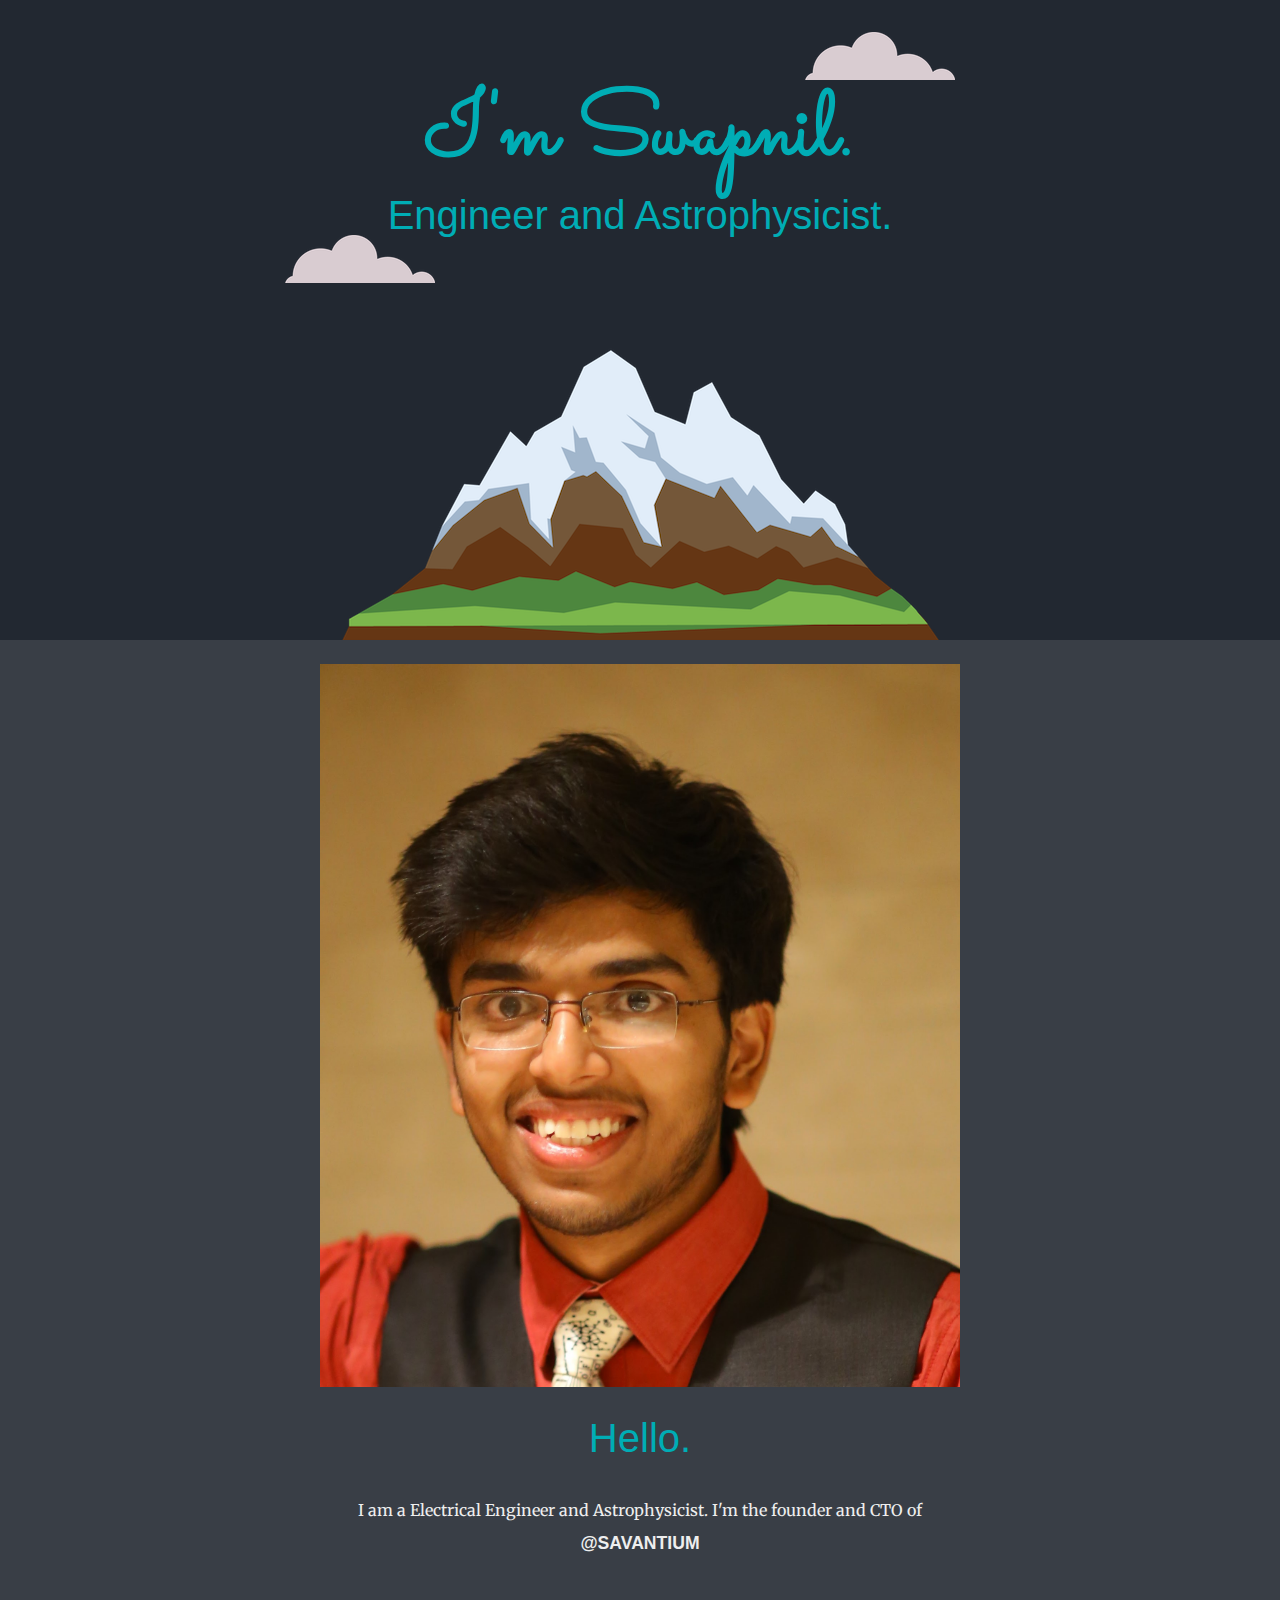
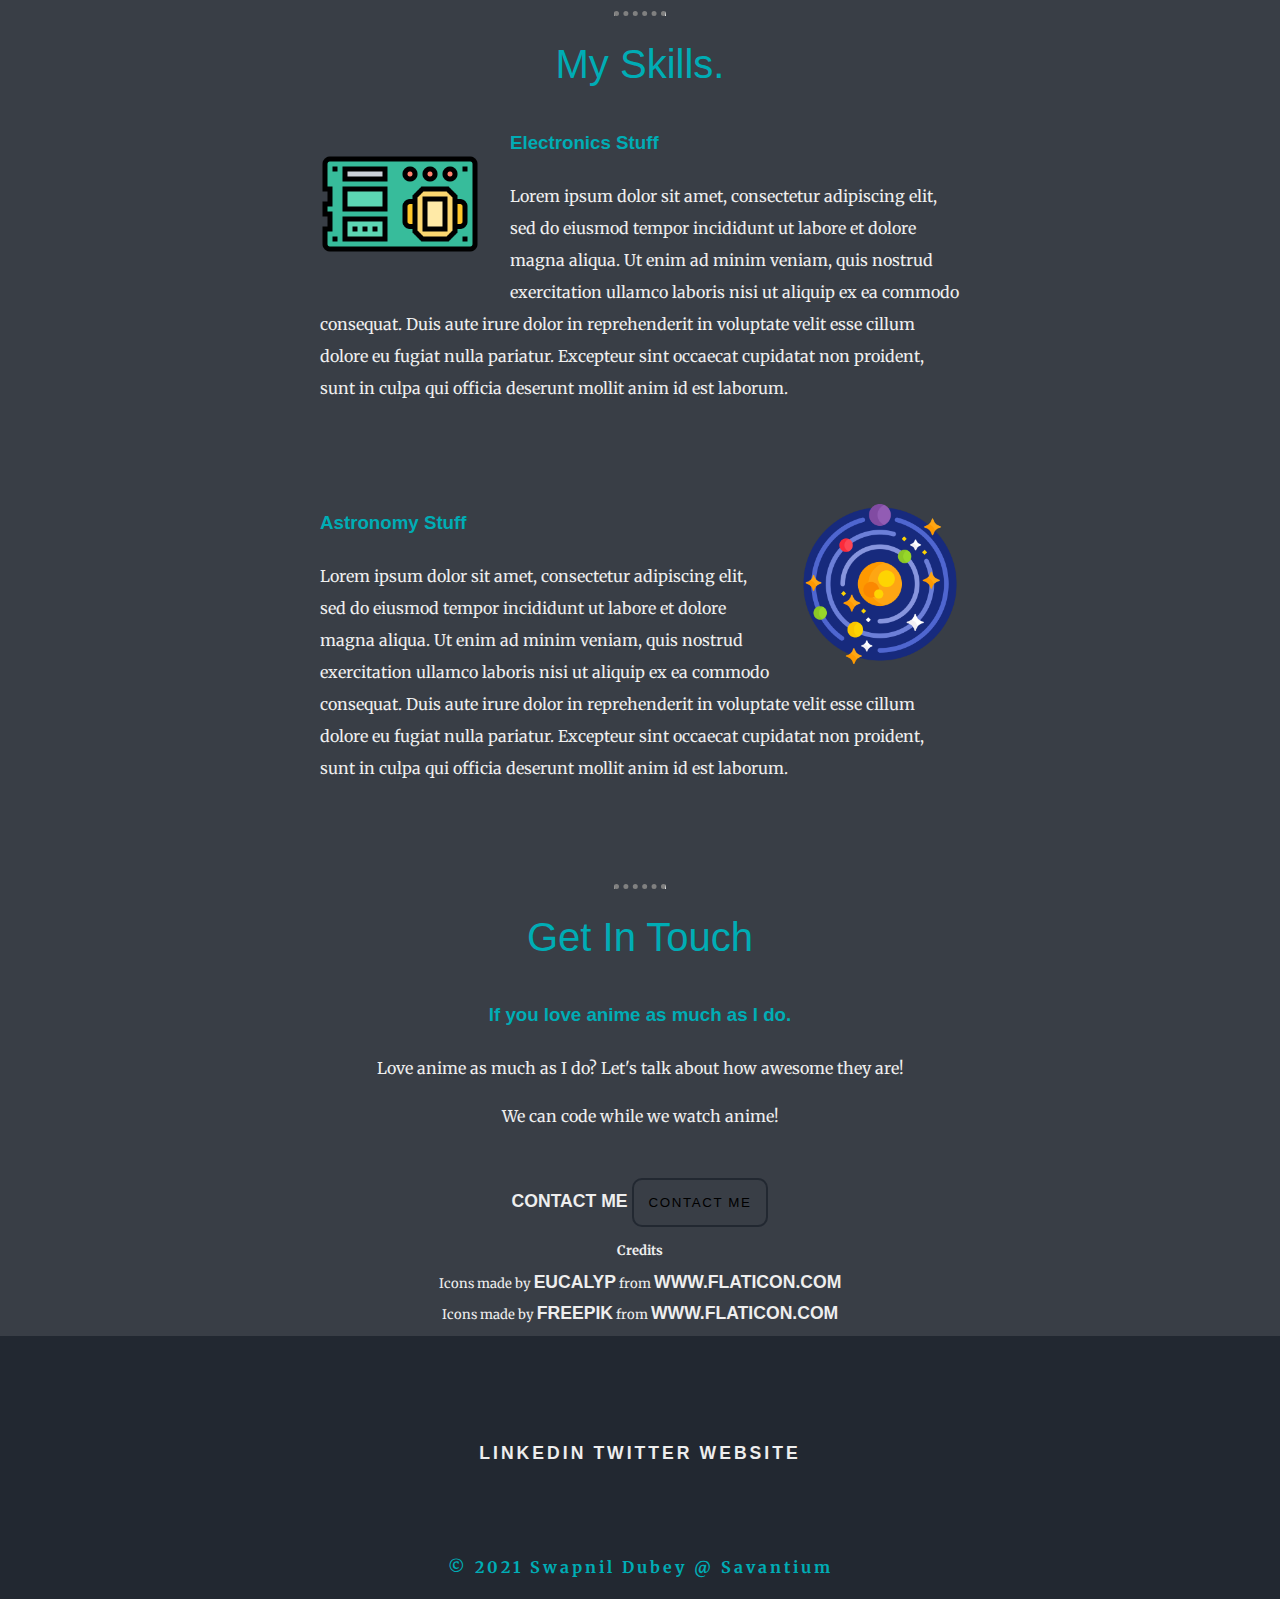
<file: CSS - MySite/index.html>
<!DOCTYPE html>
<html lang="en">
<head>
    <meta charset="UTF-8">
    <meta name="viewport" content="width=device-width, initial-scale=1.0">
    <title>Swapnil Dubey</title>

    <link rel="stylesheet" href="css/styles.css">
    <link rel="shortcut icon" href="favicon.ico" type="favicon.ico">
    <link rel="preconnect" href="https://fonts.gstatic.com">
    <link href="https://fonts.googleapis.com/css2?family=Merriweather&family=Montserrat:wght@400;600&family=Sacramento&display=swap" rel="stylesheet">
</head>
<body>
    <div class="top-container">
        <img class="top-cloud" src="images/cloud.png" alt="Image of a Cloud" />
        <h1>I'm Swapnil.</h1>
        <h2>Engineer and Astrophysicist.</h2>
        <img class="bottom-cloud" src="images/cloud.png" alt="Image of a Cloud"/>
        <img src="images/mountain.png" alt="Image of a Mountain"/>
    </div>
    <div class="Intro">
        <img class="Profil-pic" src="images\profilepicture.jpg" alt="Swapnil Dubey profile picture">
        <h2>Hello.</h2>
        <p> I am a Electrical Engineer and Astrophysicist. I'm the founder and CTO of <a href="http://www.savantium.org"> @Savantium </a></strong></p>
    </div>
    <hr>
    <div class="skills">
        <h2>My Skills.</h2>
        <div class="skill-rows">
            <img class="EE-image" src="images/circuit-board.png" alt="Printed Circuit Board">
            
            <h3>Electronics Stuff</h3>
            <p>Lorem ipsum dolor sit amet, consectetur adipiscing elit, sed do eiusmod tempor incididunt ut labore et dolore magna aliqua. Ut enim ad minim veniam, quis nostrud exercitation ullamco laboris nisi ut aliquip ex ea commodo consequat. Duis aute irure dolor in reprehenderit in voluptate velit esse cillum dolore eu fugiat nulla pariatur. Excepteur sint occaecat cupidatat non proident, sunt in culpa qui officia deserunt mollit anim id est laborum.</p>

        </div>
        <div class="skill-rows">
            <img class="astro-image" src="images/solar-system.png" alt="Solar System image">
            
            <h3>Astronomy Stuff</h3>
            <p>Lorem ipsum dolor sit amet, consectetur adipiscing elit, sed do eiusmod tempor incididunt ut labore et dolore magna aliqua. Ut enim ad minim veniam, quis nostrud exercitation ullamco laboris nisi ut aliquip ex ea commodo consequat. Duis aute irure dolor in reprehenderit in voluptate velit esse cillum dolore eu fugiat nulla pariatur. Excepteur sint occaecat cupidatat non proident, sunt in culpa qui officia deserunt mollit anim id est laborum.</p>
        
        </div>

    </div>

    <div class="Contact-me">
        <hr>
        <h2>Get In Touch</h2>
        <h3>If you love anime as much as I do.</h3>
        <p>Love anime as much as I do? Let's talk about how awesome they are!</p>
        <p>We can code while we watch anime!</p>
        <a class="btn" href="mailto:swapnildub@gmail.com">contact me</a>
        <button>CONTACT ME</button>
    </div>

    <div class="credits">
        <h4>Credits</h4>
        <div><p>Icons made by <a href="https://www.flaticon.com/authors/eucalyp" title="Eucalyp">Eucalyp</a> from <a href="https://www.flaticon.com/" title="Flaticon">www.flaticon.com</a></p></div>
        <div><p>Icons made by <a href="https://www.freepik.com" title="Freepik">Freepik</a> from <a href="https://www.flaticon.com/" title="Flaticon">www.flaticon.com</a></p></div>
    </div>
    <div class="bottom-container">
        <div class="Contact-links">
            <a href="https://www.linkedin.com/in/swapnil-dubey/">LinkedIn</a>
            <a href="">Twitter</a>
            <a href="">Website</a>
        </div>
        <div class="copyright">© 2021 Swapnil Dubey @ Savantium</div>
    </div>
</body>
</html>
</file>
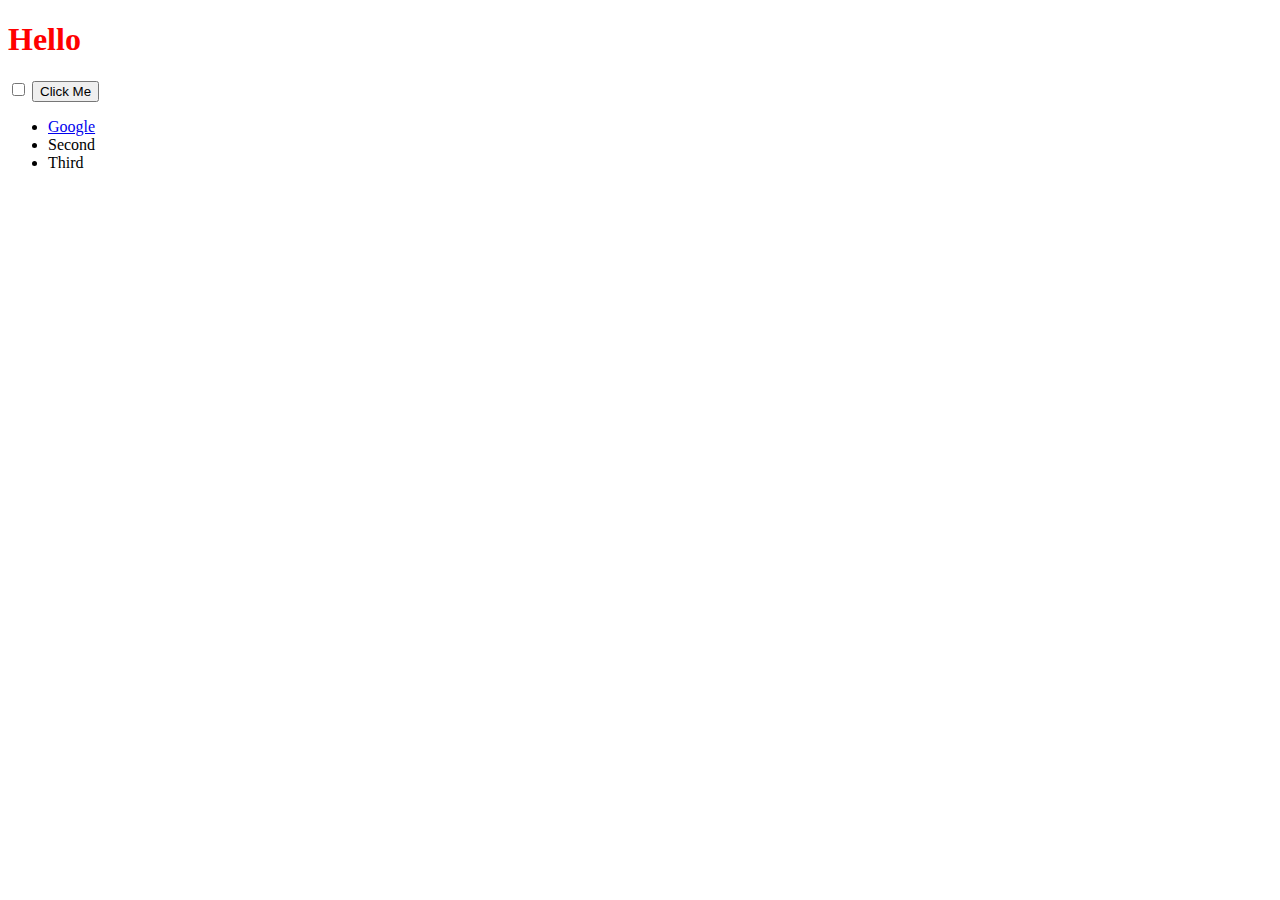
<file: DOM/index.html>
<!DOCTYPE html>
<html lang="en" dir="ltr">
  <head>
    <meta charset="utf-8">
    <title>My Website</title>
    <link rel="stylesheet" href="styles.css">

  </head>
  <body>

    <h1>Hello</h1>

    <input type="checkbox">

    <button style=":active color:red;">Click Me</button>

    <ul>
      <li class="list">
        <a href="https://www.google.com">Google</a>
      </li>
      <li class="list">Second</li>
      <li class="list">Third</li>
    </ul>

  </body>

</html>
</file>
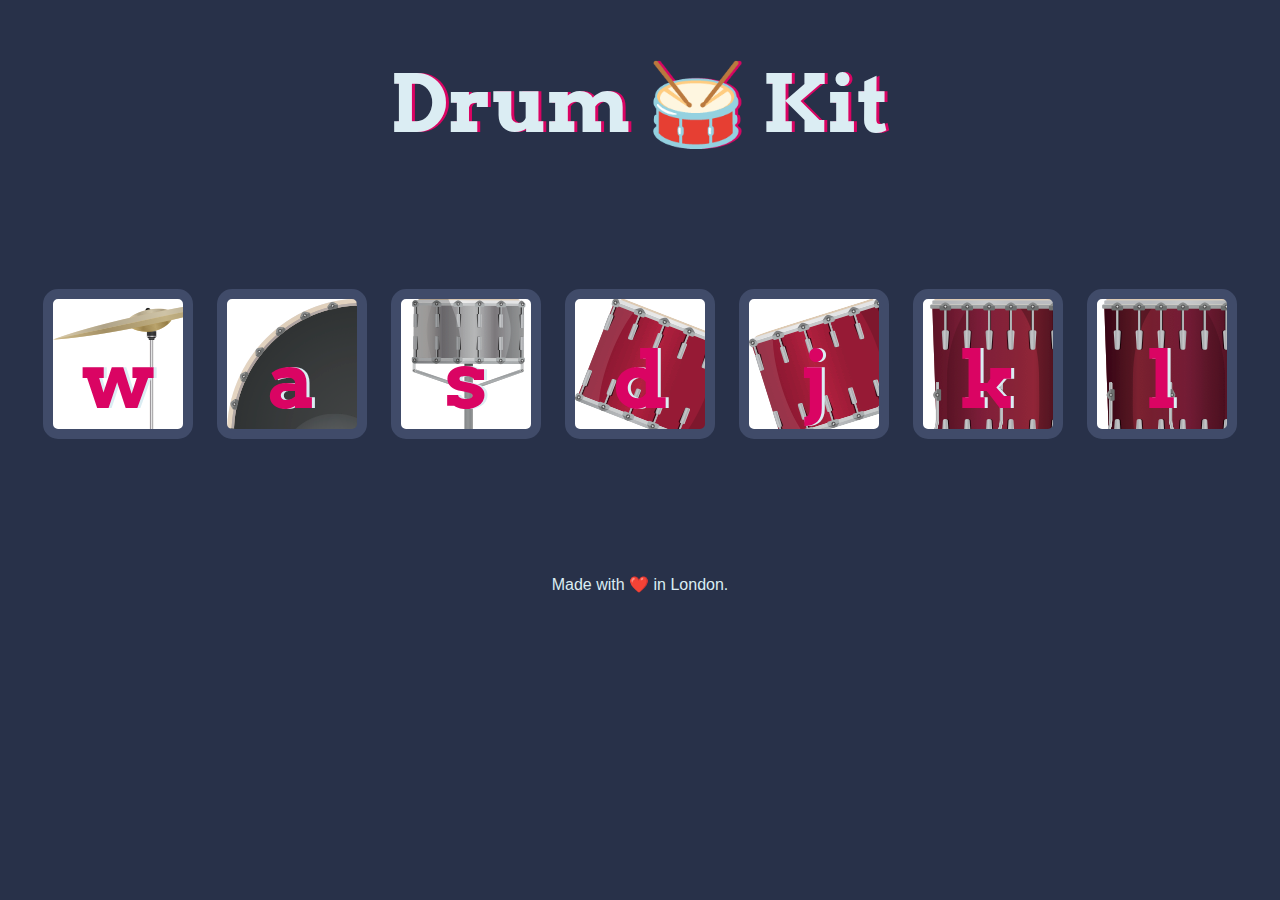
<file: Drum Kit Starting Files/index.html>
<!DOCTYPE html>
<html lang="en" dir="ltr">

<head>
  <meta charset="utf-8">
  <title>Drum Kit</title>
  <link rel="stylesheet" href="styles.css">
  <link href="https://fonts.googleapis.com/css?family=Arvo" rel="stylesheet">
</head>

<body>

  <h1 id="title">Drum 🥁 Kit</h1>
  <div class="set">
    <button class="w drum">w</button>
    <button class="a drum">a</button>
    <button class="s drum">s</button>
    <button class="d drum">d</button>
    <button class="j drum">j</button>
    <button class="k drum">k</button>
    <button class="l drum">l</button>
  </div>

  <script src="index.js"></script>
  <footer>
    Made with ❤️ in London.
  </footer>
</body>

</html>
</file>
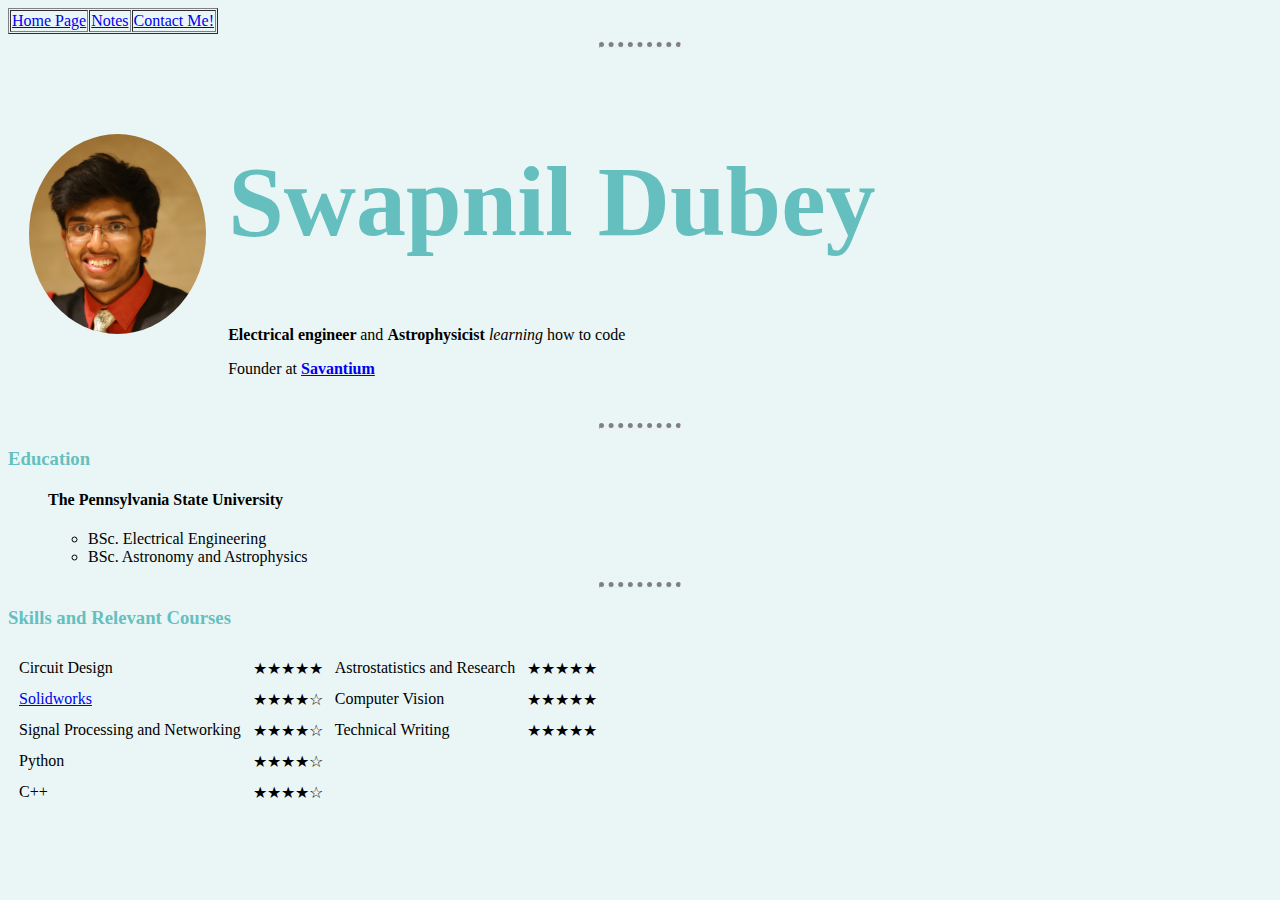
<file: html/index.html>
<!DOCTYPE html>
<html lang="en">

<head>
    <meta charset="UTF-8">
    <meta name="viewport" content="width=device-width, initial-scale=1.0">
    <title>Swapnil's Personal WebSite</title>
    <link rel="stylesheet" href="css/styles.css">
</head>

<body>
    <table border="1" cellspacing="1">
        <tr>
            <td>
                <a href="index.html">Home Page</a>
            </td>
            <td>
                <a href="notes.html">Notes</a>
            </td>
            <td>
                <a href="contactme.html">Contact Me!</a>
            </td>
        </tr>
    </table>
    <hr>
    <table cellspacing="20">
        <tr>
            <td><img src="images/profilepicture.jpg" alt="Swapnil Dubey profile picture"></td>
            <td>
                <h1>Swapnil Dubey</h1>
                <p> <strong> Electrical engineer </strong> and <strong>Astrophysicist</strong> <em> learning </em>how to
                    code</p>
                <p> Founder at <strong><a href="www.savantium.org"> Savantium </a></strong></p>
            </td>
        </tr>
    </table>
    
    <hr>
    <h3>Education</h3>
    <ul>
        <h4>The Pennsylvania State University</h4>
        <ul>
            <li>BSc. Electrical Engineering</li>
            <li>BSc. Astronomy and Astrophysics</li>
        </ul>
    </ul>
    
    <hr>
    <h3>Skills and Relevant Courses</h3>
    <table cellspacing="10">
        <tr>
            <td>Circuit Design</td>
            <td>&starf;&starf;&starf;&starf;&starf;</td>

            <td>Astrostatistics and Research</td>
            <td>&starf;&starf;&starf;&starf;&starf;</td>
        </tr>
        <tr>
            <td>
                <a href="http://www.personal.psu.edu/sfd5205/firstpage.html"> Solidworks</a>
            </td>
            <td>&starf;&starf;&starf;&starf;&star;</td>

            <td>Computer Vision</td>
            <td>&starf;&starf;&starf;&starf;&starf;</td>
        </tr>
        <tr>
            <td>Signal Processing and Networking</td>
            <td>&starf;&starf;&starf;&starf;&star;</td>

            <td>Technical Writing</td>
            <td>&starf;&starf;&starf;&starf;&starf;</td>
        </tr>
        <tr>
            <td>Python</td>
            <td>&starf;&starf;&starf;&starf;&star;</td>
        </tr>
        <tr>
            <td>C++</td>
            <td>&starf;&starf;&starf;&starf;&star;</td>
        </tr>
    </table>
</body>
</html>
</file>
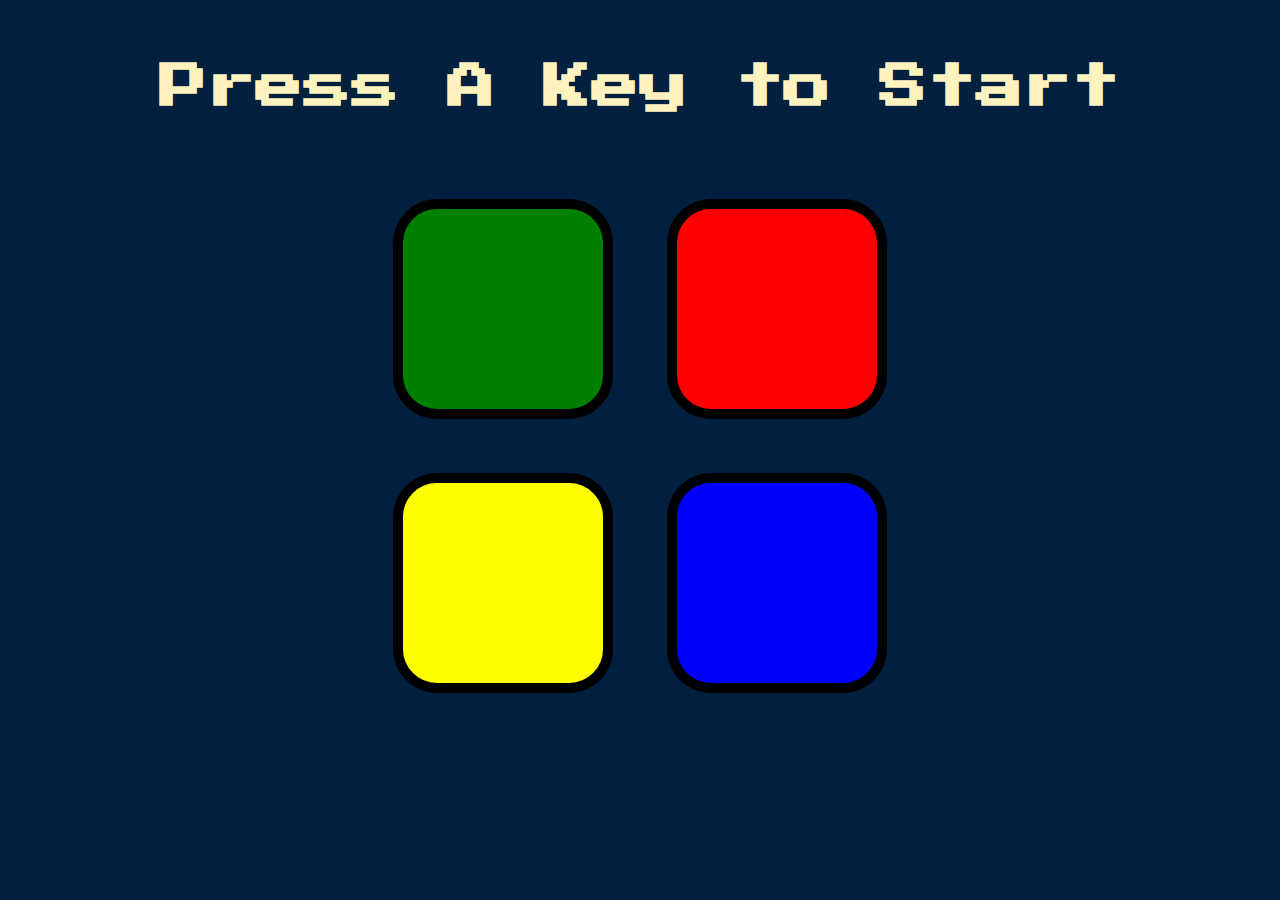
<file: Simon Game Challenge Starting Files/index.html>
<!DOCTYPE html>
<html lang="en" dir="ltr">

<head>
  <meta charset="utf-8">
  <title>Simon</title>
  <link rel="stylesheet" href="styles.css">
  <link href="https://fonts.googleapis.com/css?family=Press+Start+2P" rel="stylesheet">
  <script src="https://ajax.googleapis.com/ajax/libs/jquery/3.6.0/jquery.min.js"></script>

</head>

<body>
  <h1 id="level-title">Press A Key to Start</h1>
  <div class="container">
    <div lass="row">

      <div type="button" id="green" class="btn green">

      </div>

      <div type="button" id="red" class="btn red">

      </div>
    </div>

    <div class="row">

      <div type="button" id="yellow" class="btn yellow">

      </div>
      <div type="button" id="blue" class="btn blue">

      </div>

    </div>

  </div>

  <script src="game.js"></script>
  <!-- <script src="https://ajax.googleapis.com/ajax/libs/jquery/3.6.0/jquery.min.js"></script> -->

</body>

</html>
</file>
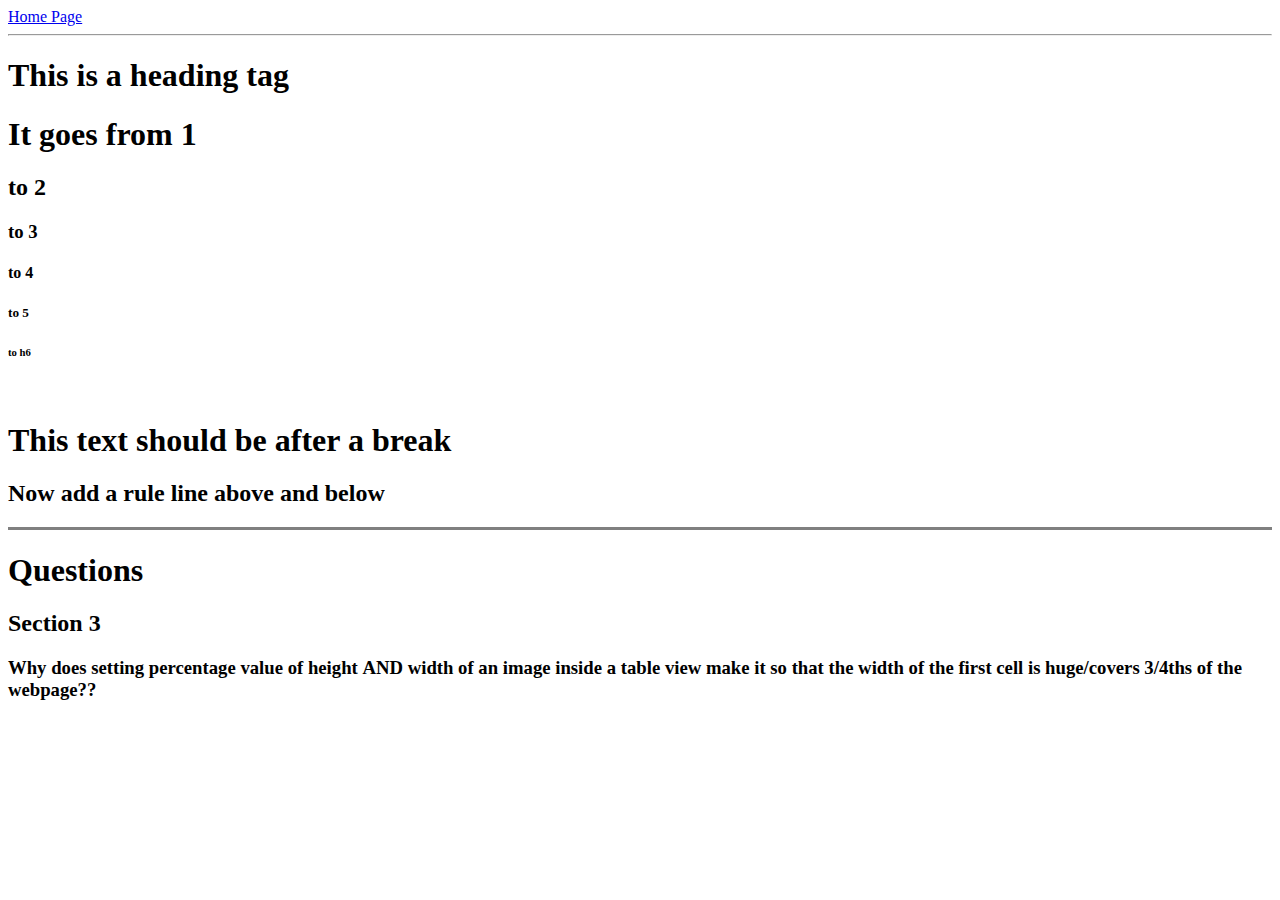
<file: notes.html>
<!DOCTYPE html>
<html lang="en">
<head>
    <meta charset="UTF-8">
    <meta name="viewport" content="width=device-width, initial-scale=1.0">
    <title>Notes</title>
</head>
<body>
    <a href="html/index.html">Home Page</a>
    <hr>
    <h1> This is a heading tag</h1>
    <h1> It goes from 1 </h1>
    <h2> to 2</h2>
    <h3> to 3</h3>
    <h4> to 4</h5>
    <h5> to 5</h5>
    <h6> to h6</h6>
    
    <!-- To use a break in page use : -->
    <br>
    <h1>This text should be after a break</h1>
    <h2>Now add a rule line above and below</h2>
    <hr size="3" noshade>
    
    <h1>Questions</h1>
    <h2>Section 3</h2>
    <h3>Why does setting percentage value of height 
        <strong>AND</strong> width of an image inside 
        a table view make it so that the width of the 
        first cell is huge/covers 3/4ths of the webpage??
    </h3>
    
</body>
</html>
</file>
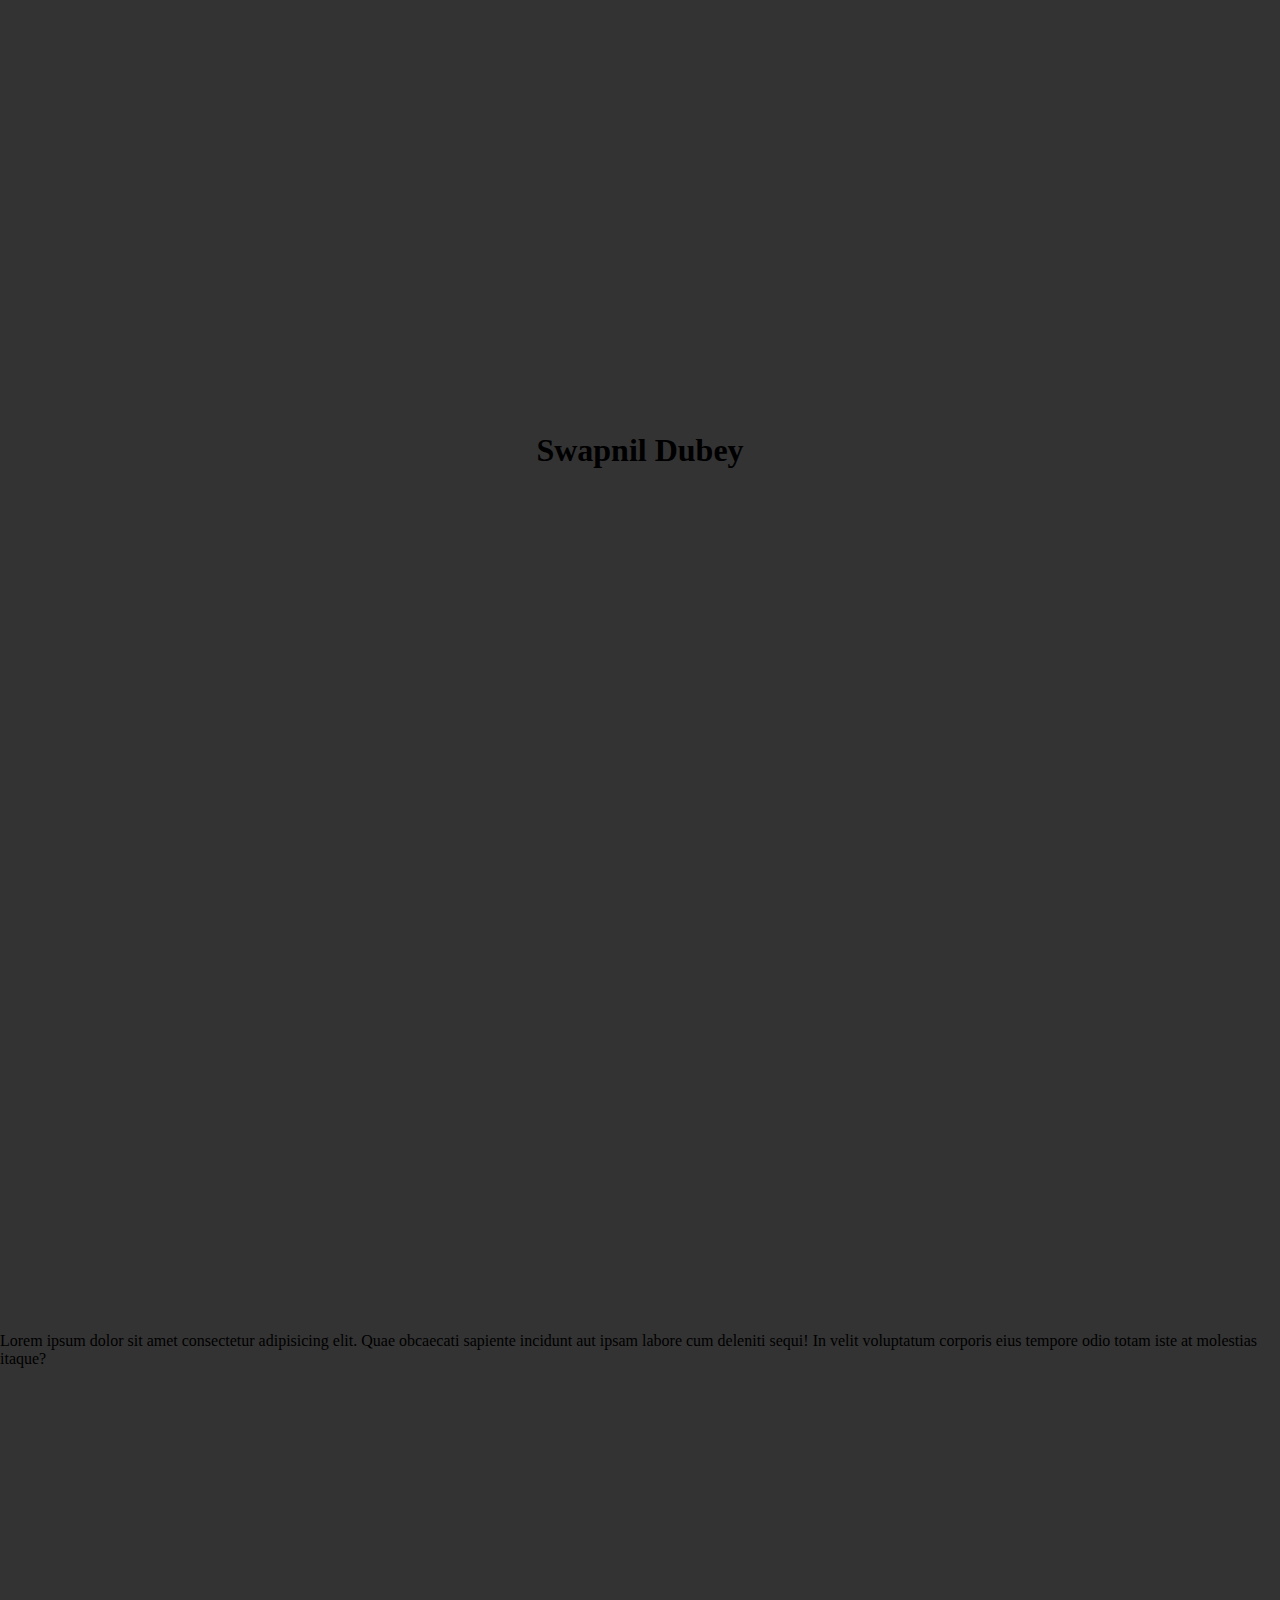
<file: page2.html>
<!DOCTYPE html>
<html lang="en">
  <head>
    <meta charset="UTF-8" />
    <meta http-equiv="X-UA-Compatible" content="IE=edge" />
    <meta name="viewport" content="width=device-width, initial-scale=1.0" />
    <title>Swapnil's Website</title>
    <link rel="stylesheet" href="CSS - MySite\css\page2.css" />
  </head>

  <body>
    <div class="container">
      <section class="title">
        <h1>Swapnil Dubey</h1>
      </section>

      <section class="content">
        <div>
          Lorem ipsum dolor sit amet consectetur adipisicing elit. Quae
          obcaecati sapiente incidunt aut ipsam labore cum deleniti sequi! In
          velit voluptatum corporis eius tempore odio totam iste at molestias
          itaque?
        </div>
      </section>
    </div>
  </body>
</html>
</file>
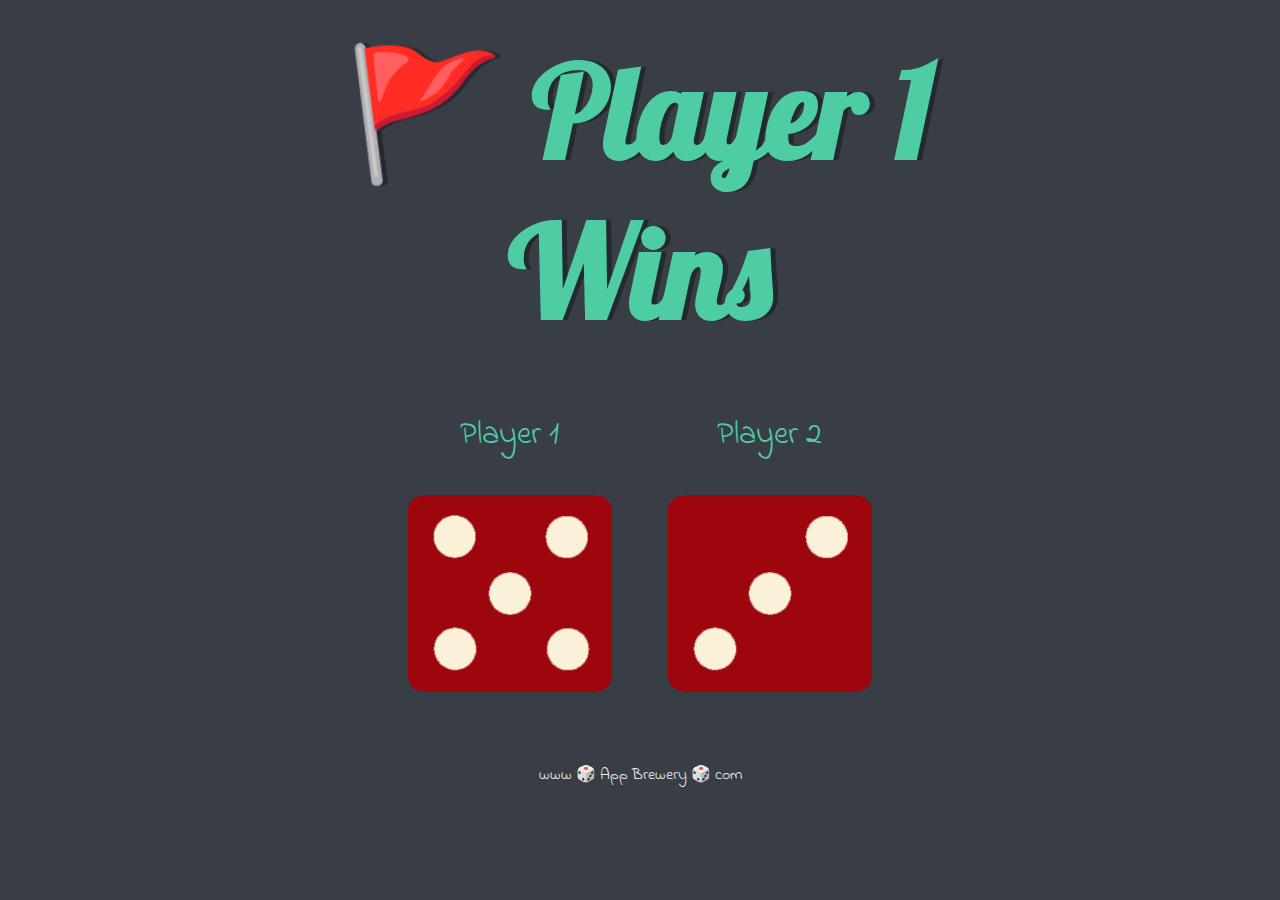
<file: Dicee Challenge - Starting Files/dicee.html>
<!DOCTYPE html>
<html lang="en" dir="ltr">
  <head>
    <meta charset="utf-8">
    <title>Dicee</title>
    <link rel="stylesheet" href="styles.css">
    <link href="https://fonts.googleapis.com/css?family=Indie+Flower|Lobster" rel="stylesheet">

  </head>
  <body>

    <div class="container">
      <h1>Refresh Me</h1>

      <div class="dice">
        <p>Player 1</p>
        <img class="img1" src="./images/dice6.png">
      </div>

      <div class="dice">
        <p>Player 2</p>
        <img class="img2" src="./images/dice6.png">
      </div>

    </div>

    <script src="index.js"></script>
  </body>

  <footer>
    www 🎲 App Brewery 🎲 com
  </footer>
</html>
</file>
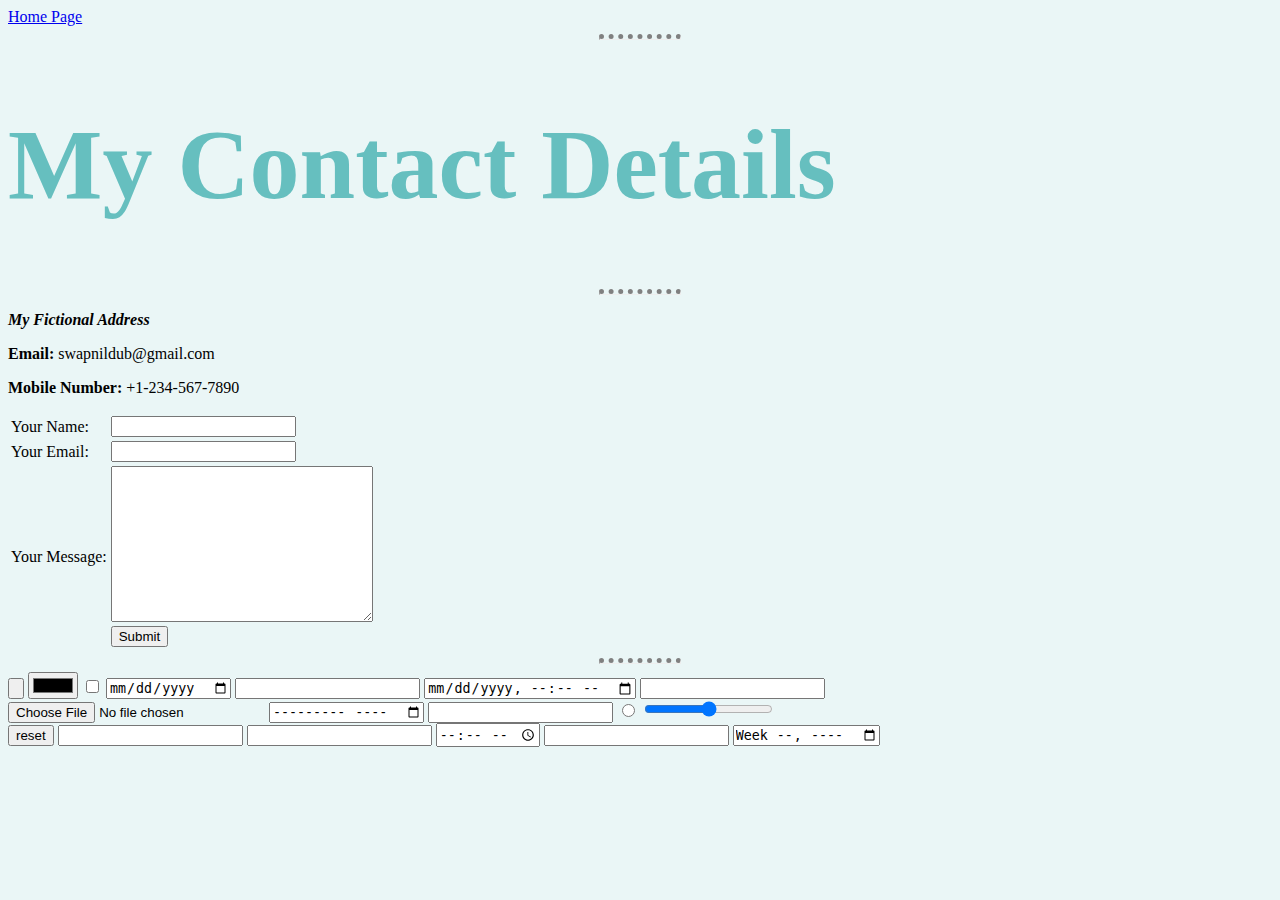
<file: html/contactme.html>
<!DOCTYPE html>
<html lang="en">
<head>
    <meta charset="UTF-8">
    <meta name="viewport" content="width=device-width, initial-scale=1.0">
    <title>Contact Me</title>
    <link rel="stylesheet" href="css/styles.css">
</head>
<body>
    <a href="index.html">Home Page</a>
    <hr>
    <h1>My Contact Details</h1>
    <hr>
    <p><strong><em> My Fictional Address </em></strong></p>
    <p><strong> Email:</strong> swapnildub@gmail.com</p>
    <p><strong> Mobile Number:</strong> +1-234-567-7890 </p>

    <form action="mailto:sfd5205@psu.edu" method="post" enctype="text/plain">
        <table>
            <tr>
                <td>
                    <label for="">Your Name:</label>
                </td>
                <td>
                    <input type="text" name="yourname" id=""> <br>
                </td>
            </tr>
            <tr>
                <td>
                    <label for="">Your Email:</label>
                </td>
                <td>
                    <input type="email" name="yourmail" id=""> <br>
                </td>
            </tr>
            <tr>
                <td>
                    <label for="">Your Message:</label>
                </td>
                <td>
                    <textarea name="yourmessage" id="" cols="30" rows="10"></textarea> 
                    <br>
                    <input type="submit" value="Submit">
                </td>
            </tr>
        </table>
    </form>
    <hr>
    <form action="index.html">
        <input type="button" value="">
        <input type="color" name="" id="">
        <input type="checkbox" name="" id="">
        <input type="date" name="" id="">
        <input type="datetime" name="" id="">
        <input type="datetime-local" name="" id="">
        <input type="email" name="" id=""><br>
        <input type="file" name="" id="">
        <input type="hidden" name="">
        <input type="image" src="" alt="">
        <input type="month" name="" id="">
        <input type="number" name="" id="">
        <input type="radio" name="" id="">
        <input type="range" name="" id=""> <br>
        <input type="reset" value="reset">
        <input type="search" name="Search" id="">
        <input type="tel" name="" id="">
        <input type="time" name="" id="">
        <input type="url" name="" id="">
        <input type="week" name="" id="">
    </form>
</body>
</html>
</file>
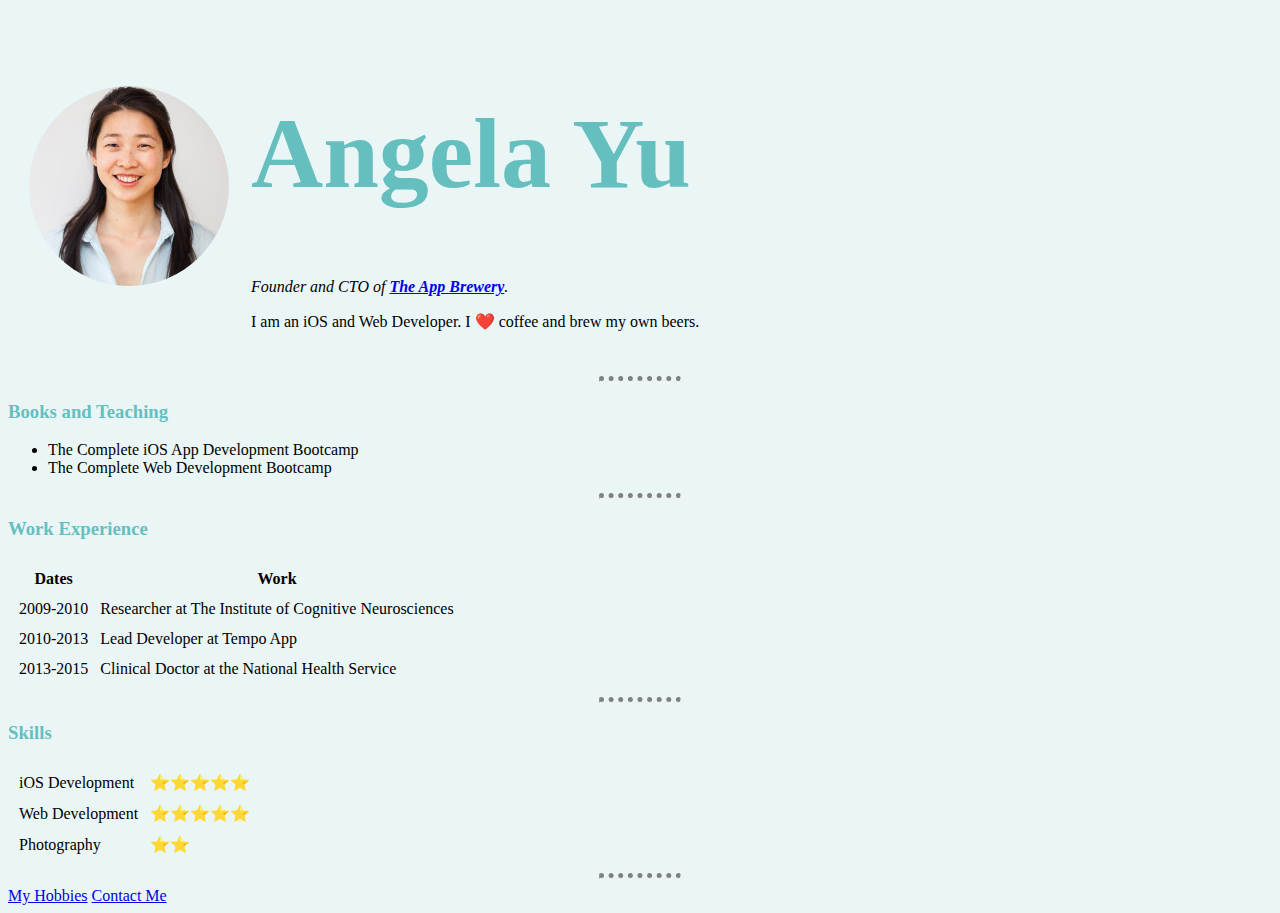
<file: html/Debugging Problem 1.html>
<!DOCTYPE html>
<html>
  <head>
    <meta charset="utf-8">
    <title>Angela's Personal Site</title>
    <link rel="stylesheet" href="css/styles.css">
  </head>

  <body>
    <table cellspacing="20">
      <tr>
        <td><img src="images/angela.jpg" alt="angela profile picture"></td>
        <td><h1>Angela Yu</h1>
        <p><em>Founder and CTO of <strong><a href="https://www.appbrewery.co/">The App Brewery</a></strong>.</em></p>
        <p>I am an iOS and Web Developer. I ❤️ coffee and brew my own beers.</p></td>
      </tr>
    </table>
    <hr>
    <h3>Books and Teaching</h3>
    <ul>
      <li>The Complete iOS App Development Bootcamp</li>
      <li>The Complete Web Development Bootcamp</li>
    </ul>
    <hr>
    <h3>Work Experience</h3>
    <table cellspacing="10">
      <thead>
        <tr>
          <th>Dates</th>
          <th>Work</th>
        </tr>
      </thead>
      <tbody>
        <tr>
          <td>2009-2010</td>
          <td>Researcher at The Institute of Cognitive Neurosciences</td>
        </tr>
        <tr>
          <td>2010-2013</td>
          <td>Lead Developer at Tempo App</td>
        </tr>
        <tr>
          <td>2013-2015</td>
          <td>Clinical Doctor at the National Health Service</td>
        </tr>
      </tbody>
    </table>
    <hr>
    <h3>Skills</h3>
    <table cellspacing="10">
      <tr>
        <td>iOS Development</td>
        <td>⭐️⭐️⭐️⭐️⭐️</td>
      </tr>
      <tr>
        <td>Web Development</td>
        <td>⭐️⭐️⭐️⭐️⭐️</td>
      </tr>
      <tr>
        <td>Photography</td>
        <td>⭐️⭐️</td>
      </tr>
    </table>
    <hr>
    <a href="hobbies.html">My Hobbies</a>
    <a href="contact-me.html">Contact Me</a>
  </body>
</html>
</file>
<file: CSS - MySite/css/styles.css>
:root{
    /* Color Palette: https://colorhunt.co/palette/2763 */
    --background1: #393e46;
    --background2: #222831;
    --text1: #00adb5;
    --links: #eeeeee;
}

body{
    background-color: var(--background1);
    text-align: center;
    line-height: 2;
    /* added later, watch out for errors*/
    width: 100vw; 
    height: 100vh;
    margin: 0;
}
html{
    scroll-behavior: smooth;
}

ul{
    list-style-type: none;
}

.maincontainer{
    width: 100%; 
    height: 100%;
    scroll-snap-type: y mandatory;
    scroll-behavior: smooth;
    overflow-y: scroll;
    /* display: flex; */
}
.maincontainer section{
    /* flex: none; */
    /* display: flex;
    align-items: center;
    justify-content: center; */
    width: 100%; 
    scroll-snap-align: start;
}

hr{
    border-bottom: none;
    border-top: 5px dotted grey;
    width: 50px;
}

.top-container{
    background-color: var(--background2);
    line-height: 1;

    display: flex;
    flex-direction: column;
    align-items: center;
    justify-content: center;
}

    h1{
        color: var(--text1);
        font-family: "Sacramento", cursive;
        font-size: 5.625rem;
        line-height: 1;
        margin: 10px auto 15px ;
    }
    h2{
        color: var(--text1);
        font-family: "Monteseratt", sans-serif;
        font-weight: normal;
        font-size: 2.5rem;
        padding: 0 auto 10 auto;
        margin:0%;
    }
    .top-container h2{
        z-index: 1;
    }

    h3{
        color: var(--text1);
        font-family: "Monteseratt", sans-serif;
        font-weight: bold;
        margin: 0 auto 50 auto;
    }
    h4,h5,h6,p{
        color: var(--links);
        font-family: "Merriweather", serif;
    }
    
    .top-cloud{
        margin-top: 2rem;
        margin-left: 30rem;
    }
    
    .bottom-cloud{
        margin-left: -35rem;
    }
    
    .mountain{
        min-width: 50px;
        margin-top: -5rem;
    }

.Intro{
    margin: 24px auto 50px auto;
    width: 50%;
}
    .image-cropper{
        width: 14rem;
        height : 14rem;
        overflow: hidden;
        border-radius: 50%;
        margin: auto;
    }    

    .Profil-pic{
        width: 100%;
    }

.projects{
}
.projects > h2 {
    width: 100%;
    align-self: flex-start;
}
.projects .projectlist{
    height: 100vh;
    display: flex;
    align-items: flex-start;
    justify-items: center;
    align-content: flex-start;
    flex-wrap: wrap;
}
.projects .python > h3 {
    align-self: flex-start;
}
.projects .projectlist > div {
    flex-basis: 200px;
    flex-grow: 1;
}


.skill-rows{
    margin: 20px auto 100px auto;
    width: 50%;
    text-align: left;
    }
    .EE-image{
        float: left;
        width: 25%;
        margin-right: 30px;
    }
    .astro-image{
        float: right;
        width: 25%;
        margin-left: 30px;
    }
    
button{
    background-color: transparent;
    border: 2px solid var(--background2);
    border-radius: 10px;        
    padding: 15px 15px;        
    letter-spacing: .1rem;
    margin-top: 30px;
    text-align: center;
    text-transform: uppercase;
    transition: .5s ease;
}
button:hover {
    box-shadow: white;
    background-color: var(--background2);
}

.credits{
    line-height: 1;
    font-size: small;
    margin: 0;
    padding: 0;
}
    
.bottom-container{
    display: flex;
    letter-spacing: 3px;
    padding-top: 100px;
    padding-bottom: 1rem;
    align-items: center;
    justify-content: center;
    flex-direction: column;
    background-color: var(--background2);
}
    .Contact-links{
        width: 720px;
    }
    .Contact-links img{
        width: 30px;
    }
    .row{
        display: flex;
        flex-direction: row;
        justify-content: space-around;
        margin-top: -1rem;
    }

    a{
        color: var(--links);
        font-family: "Monteseratt", sans-serif;
        font-size: 1.1rem;
        font-weight: bold;
        text-decoration: none;
        text-transform: uppercase;
    }

    .copyright{
        color: var(--text1);
        font-family: "Merriweather", serif;
        font-weight:bold;
        padding-top: 5rem;
    }

    
    /* .foot-cropper{
        height: 320px;
        overflow: hidden;
        position: absolute;
    }
    .foot-cropper img{
        width: 100%;
        margin-top: -600px;
    } */
</file>
<file: DOM/styles.css>
h1 {
  color: red;
}
</file>
<file: Drum Kit Starting Files/styles.css>
body {
  text-align: center;
  background-color: #283149;
}

h1 {
  font-size: 5rem;
  color: #DBEDF3;
  font-family: "Arvo", cursive;
  text-shadow: 3px 0 #DA0463;

}

footer {
  color: #DBEDF3;
  font-family: sans-serif;
}

.w {
  background-image: url("images/crash.png");
  
}

.a {
  background-image: url("images/kick.png");
  
}

.s {
  background-image: url("images/snare.png");
  
}

.d {
  background-image: url("images/tom1.png");
  
}

.j {
  background-image: url("images/tom2.png");
  
}

.k {
  background-image: url("images/tom3.png");
}

.l {
  background-image: url("images/tom4.png");
}

.set {
  margin: 10% auto;
}

.game-over {
  background-color: red;
  opacity: 0.8;
}

.pressed {
  box-shadow: 0 3px 4px 0 #DBEDF3;
  opacity: 0.5;
}

.red {
  color: red;
}

.drum {
  outline: none;
  border: 10px solid #404B69;
  font-size: 5rem;
  font-family: 'Arvo', cursive;
  line-height: 2;
  font-weight: 900;
  color: #DA0463;
  text-shadow: 3px 0 #DBEDF3;
  border-radius: 15px;
  display: inline-block;
  width: 150px;
  height: 150px;
  text-align: center;
  margin: 10px;
  background-color: white;
}
</file>
<file: html/css/styles.css>
body{
    background-color: #eaf6f6;
    vertical-align: middle;
}

div{
    
}

hr{
    /* background-color: white; */
    border-top: 5px dotted grey;
    width: 80px;
}

h1{
    color: #66bfbf;
    font-size:100px;
}

h3{
    color: #66bfbf;
}

img{
    /* object-fit: scale-down; */
    border-radius: 100%;
    max-height: 200px;
    /* max-width: 200px; */
}
</file>
<file: Simon Game Challenge Starting Files/styles.css>
body {
  text-align: center;
  background-color: #011F3F;
}

#level-title {
  font-family: 'Press Start 2P', cursive;
  font-size: 3rem;
  margin:  5%;
  color: #FEF2BF;
}

.container {
  display: block;
  width: 50%;
  margin: auto;

}

.btn {
  margin: 25px;
  display: inline-block;
  height: 200px;
  width: 200px;
  border: 10px solid black;
  border-radius: 20%;
}

.game-over {
  background-color: red;
  opacity: 0.8;
}

.red {
  background-color: red;
}

.green {
  background-color: green;
}

.blue {
  background-color: blue;
}

.yellow {
  background-color: yellow;
}

.pressed {
  box-shadow: 0 0 20px white;
  background-color: grey;
}
</file>
<file: Dicee Challenge - Starting Files/styles.css>
.container {
  width: 70%;
  margin: auto;
  text-align: center;
}

.dice {
  text-align: center;
  display: inline-block;

}

body {
  background-color: #393E46;
}

h1 {
  margin: 30px;
  font-family: 'Lobster', cursive;
  text-shadow: 5px 0 #232931;
  font-size: 8rem;
  color: #4ECCA3;
}

p {
  font-size: 2rem;
  color: #4ECCA3;
  font-family: 'Indie Flower', cursive;
}

img {
  width: 80%;
}

footer {
  margin-top: 5%;
  color: #EEEEEE;
  text-align: center;
  font-family: 'Indie Flower', cursive;

}
</file>
